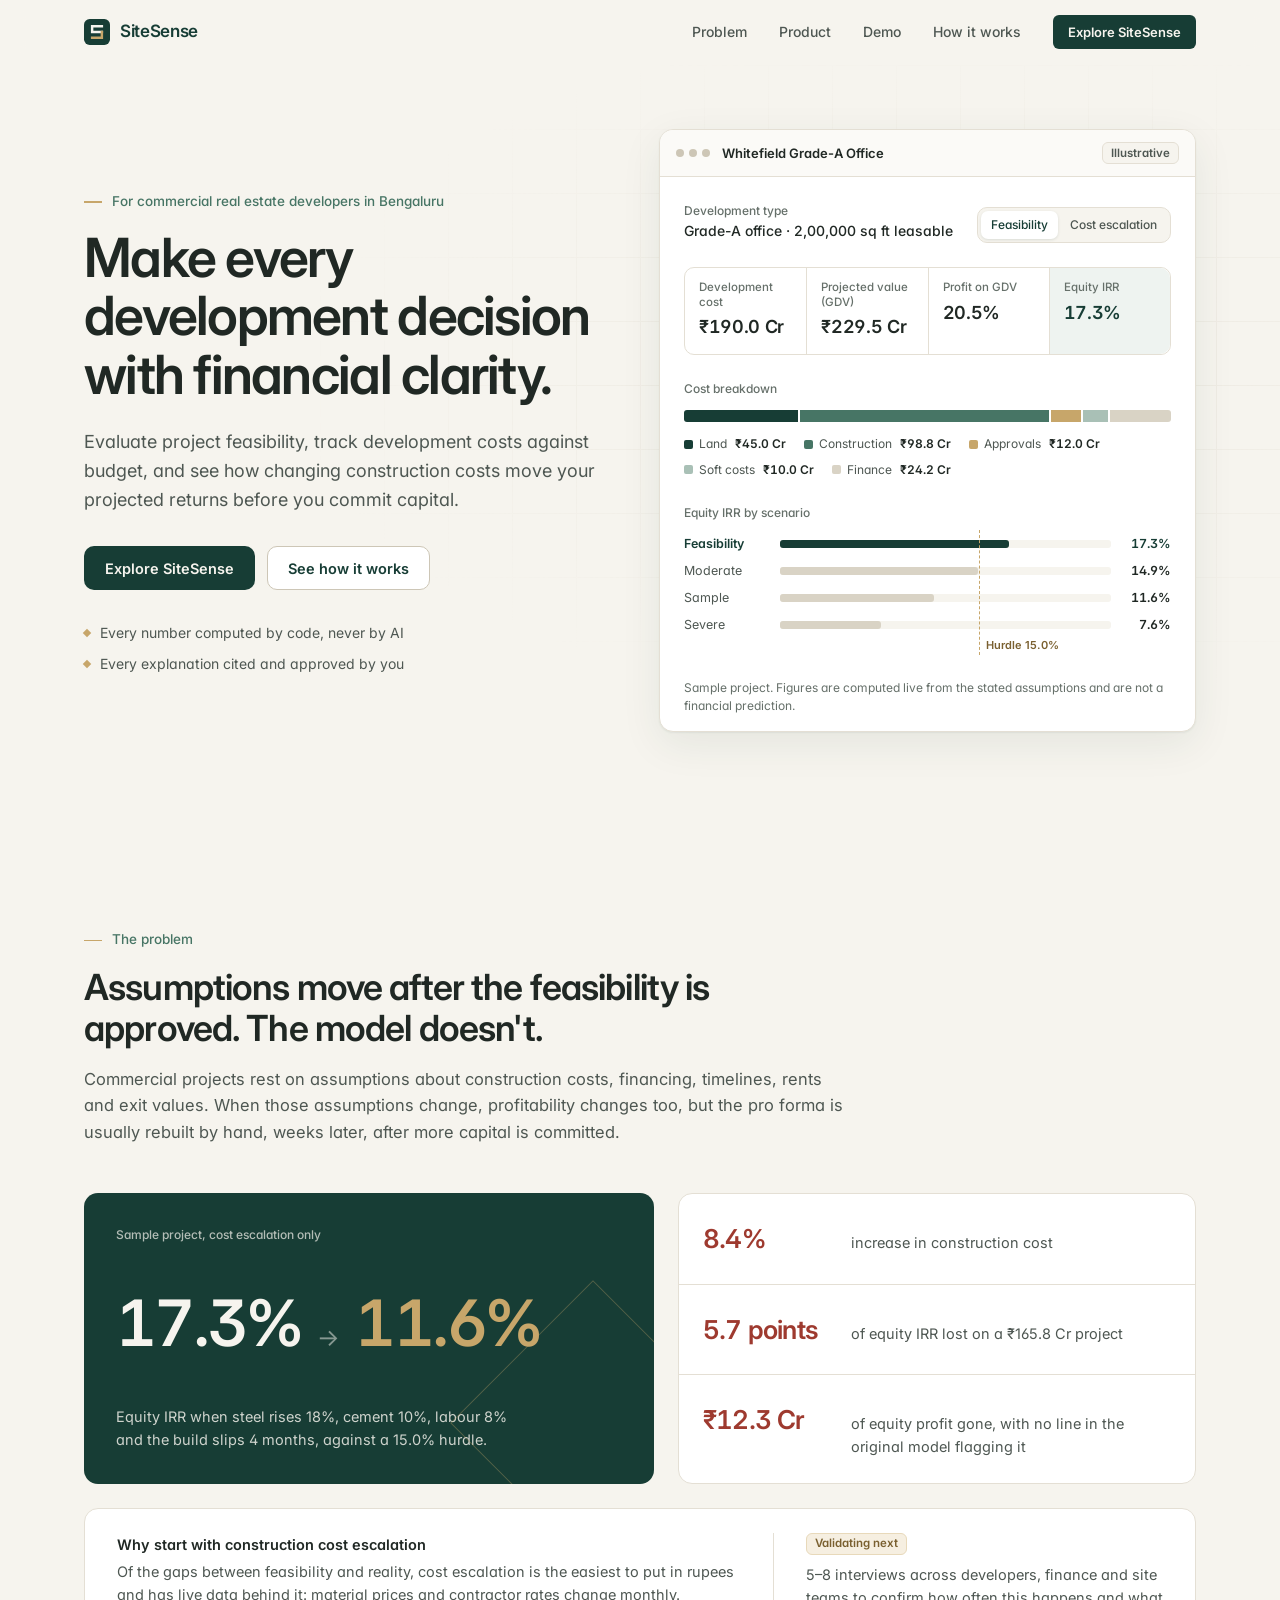
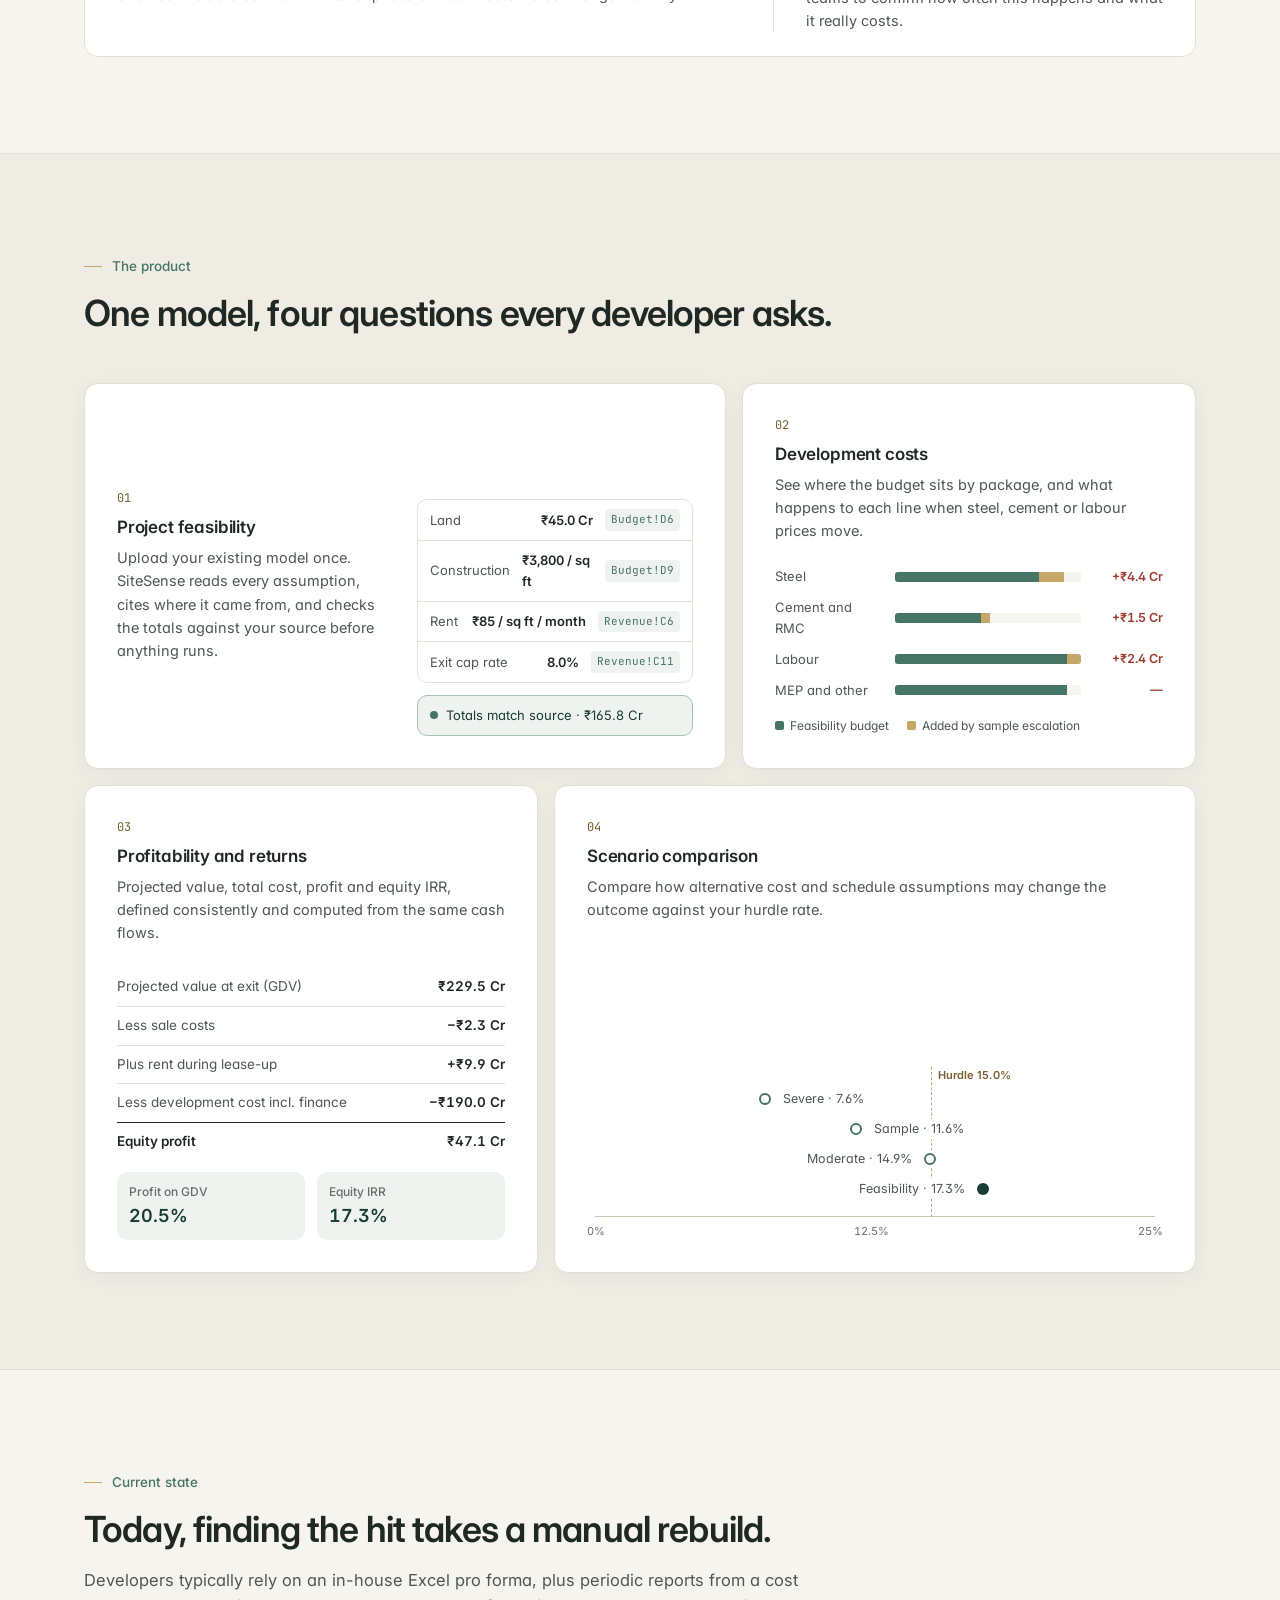
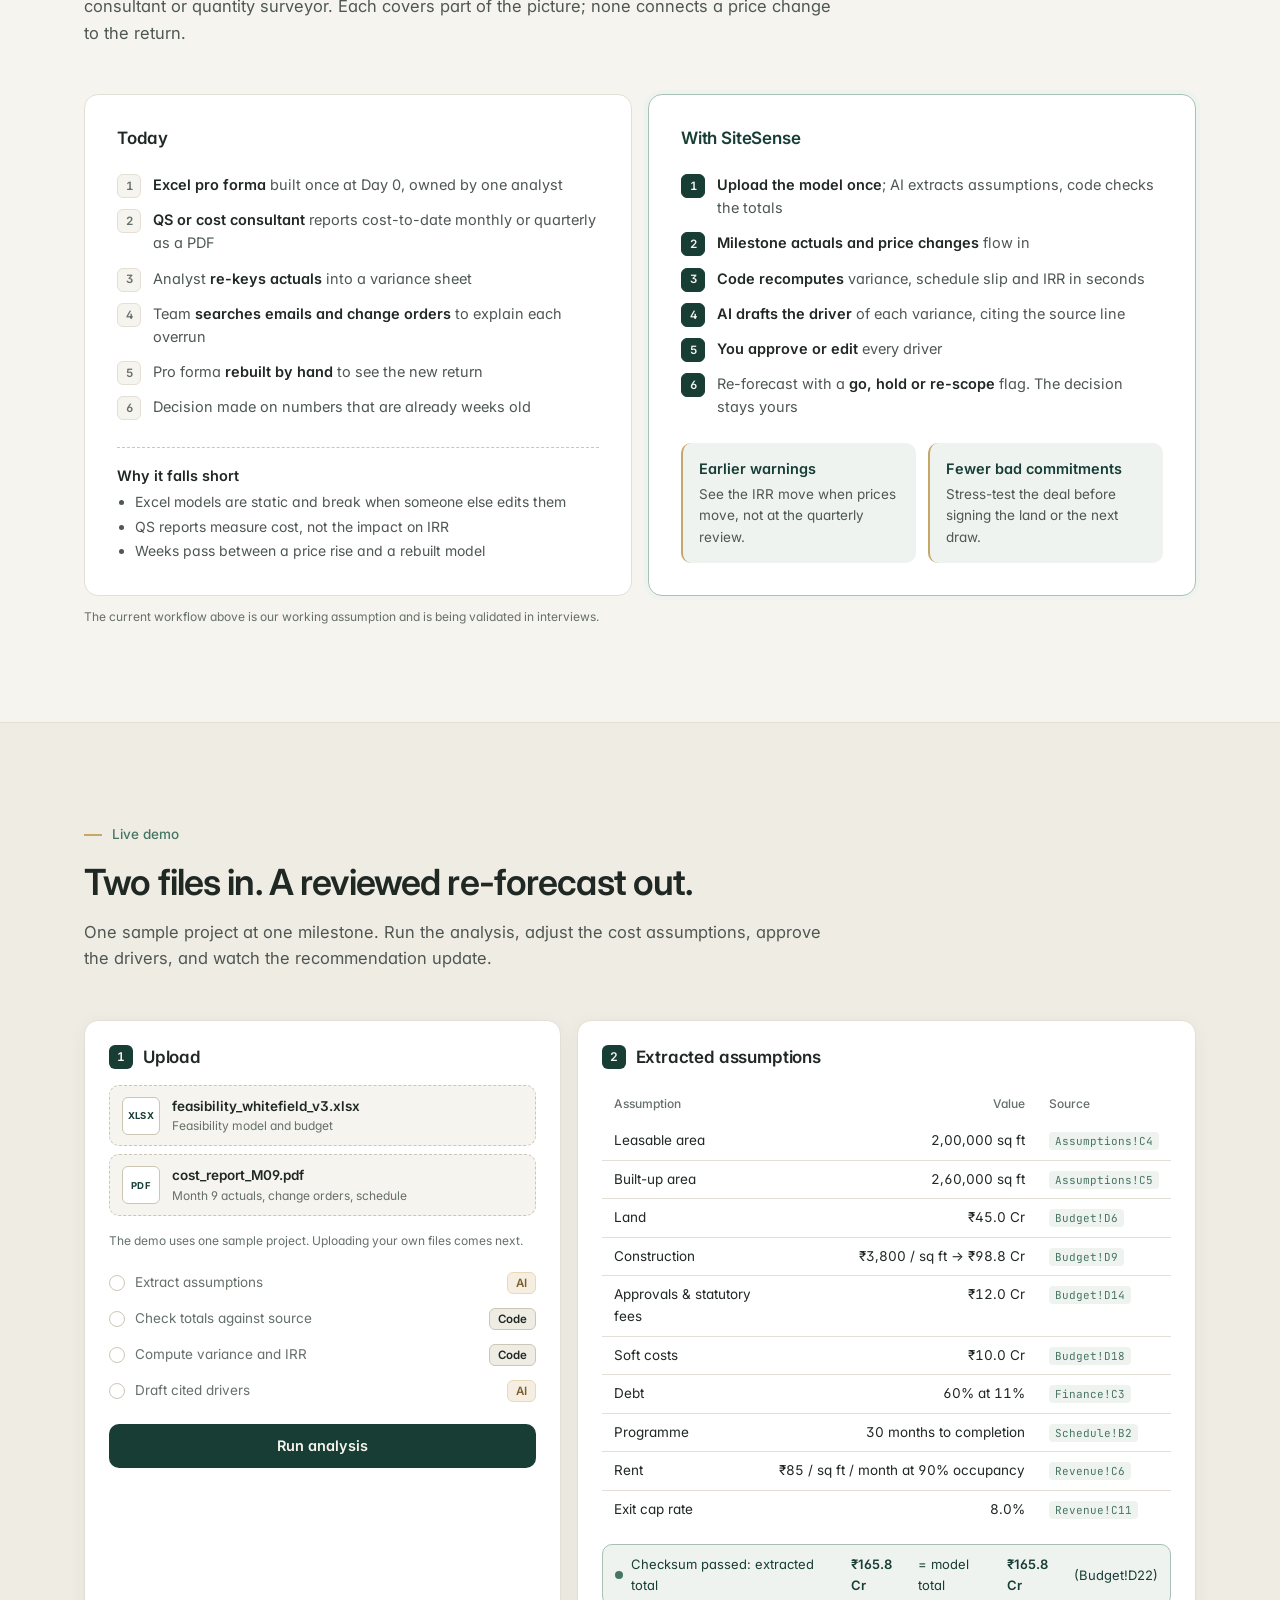
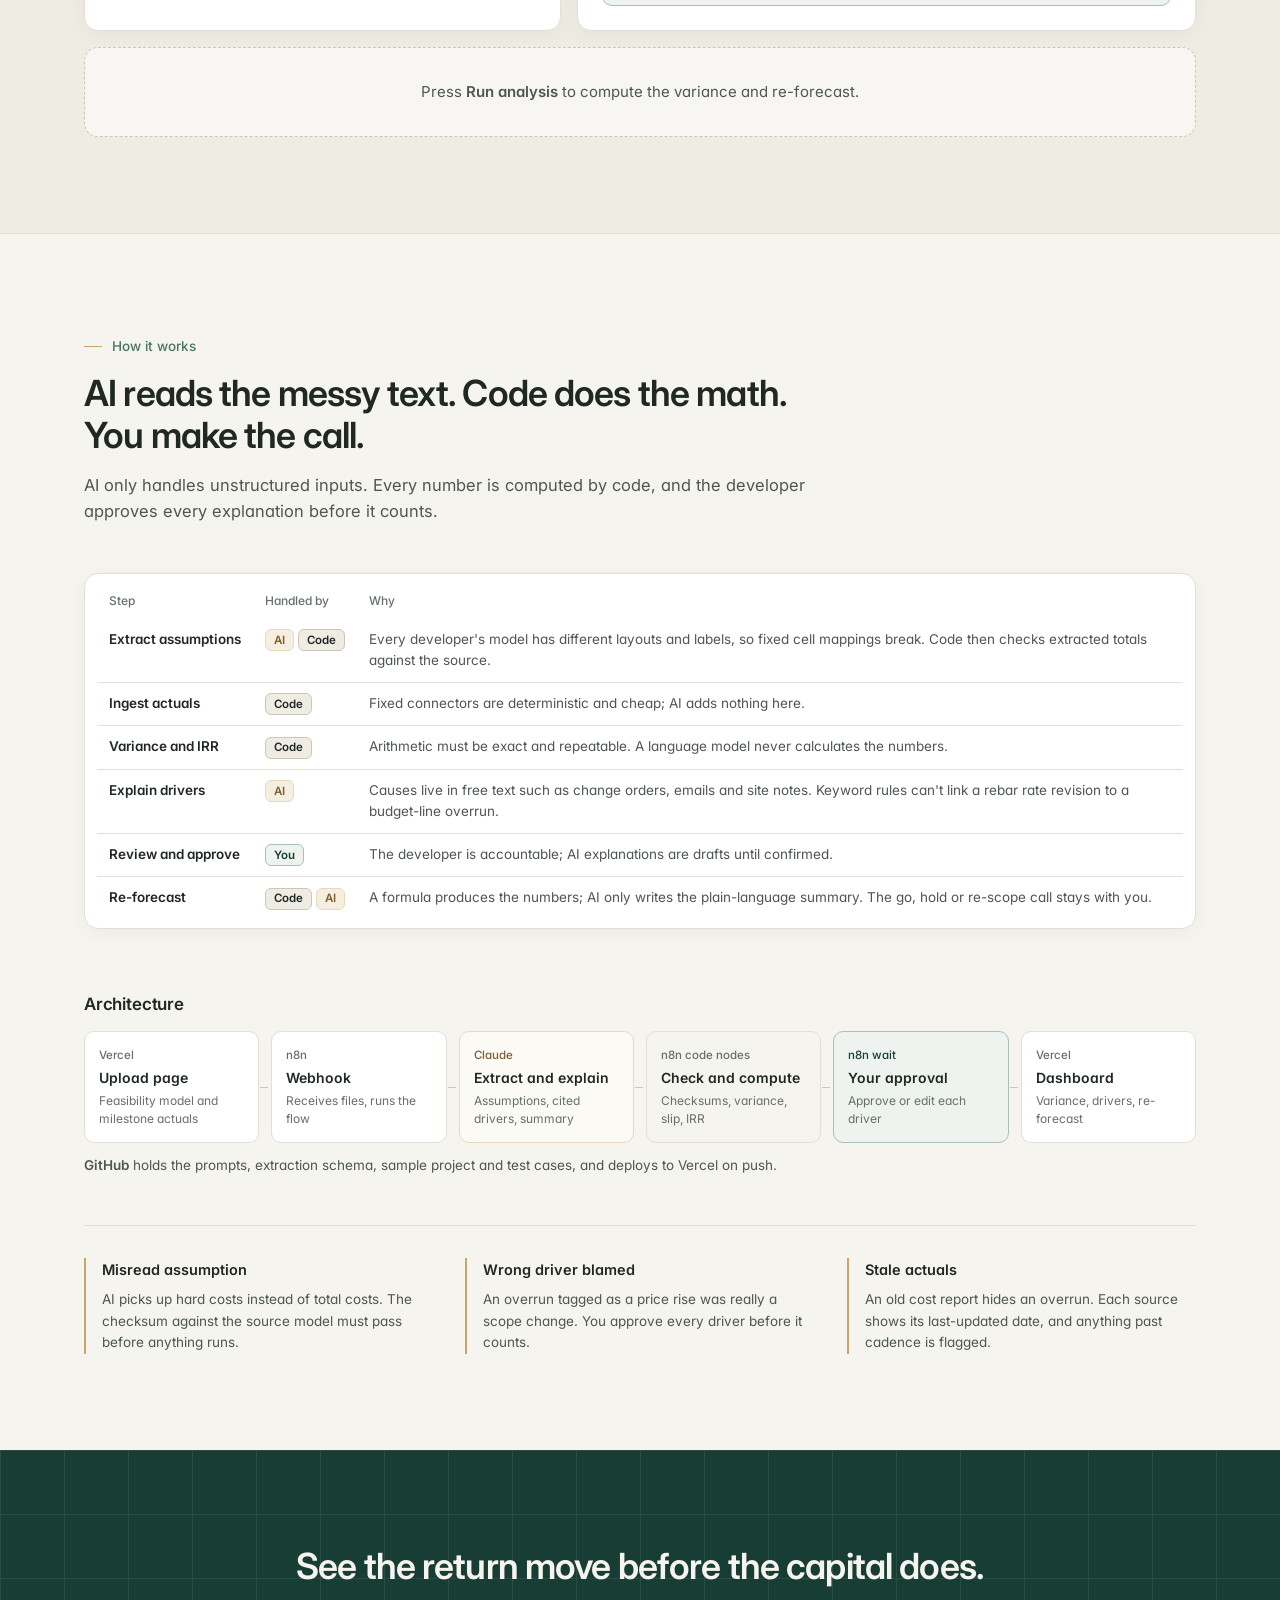
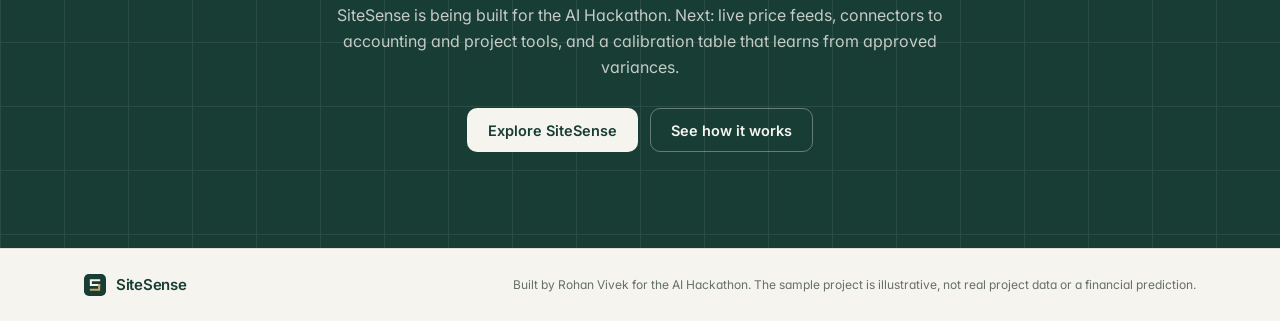
<file: pitch/index.html>
<!doctype html>
<html lang="en">
<head>
  <meta charset="utf-8">
  <meta name="viewport" content="width=device-width, initial-scale=1">
  <title>SiteSense</title>
  <meta name="description" content="SiteSense helps commercial real estate developers evaluate feasibility, track development costs and see how changing assumptions move projected returns before committing capital.">
  <link rel="preconnect" href="https://fonts.googleapis.com">
  <link rel="preconnect" href="https://fonts.gstatic.com" crossorigin>
  <link href="https://fonts.googleapis.com/css2?family=Inter:wght@400;500;600;700&family=JetBrains+Mono:wght@400;500&display=swap" rel="stylesheet">
  <link rel="stylesheet" href="styles.css">
  <link rel="icon" href="data:image/svg+xml,%3Csvg xmlns='http://www.w3.org/2000/svg' viewBox='0 0 32 32'%3E%3Crect width='32' height='32' rx='7' fill='%23173D35'/%3E%3Cpath d='M22 9H10v7h12' stroke='%23F6F4EE' stroke-width='3' fill='none' stroke-linecap='square'/%3E%3Cpath d='M22 16v7H10' stroke='%23C7A66A' stroke-width='3' fill='none' stroke-linecap='square'/%3E%3C/svg%3E">
  <script>document.documentElement.classList.add('js');</script>
</head>
<body>

<a class="skip" href="#main">Skip to content</a>

<header class="nav" id="nav">
  <div class="wrap nav-inner">
    <a class="brand" href="#top" aria-label="SiteSense home">
      <svg class="brand-mark" viewBox="0 0 32 32" aria-hidden="true"><rect width="32" height="32" rx="7"/><path class="m1" d="M22 9H10v7h12"/><path class="m2" d="M22 16v7H10"/></svg>
      <span>SiteSense</span>
    </a>
    <nav class="nav-links" id="nav-links" aria-label="Primary">
      <a href="#problem">Problem</a>
      <a href="#product">Product</a>
      <a href="#demo">Demo</a>
      <a href="#how">How it works</a>
    </nav>
    <a class="btn btn-primary btn-sm nav-cta" href="#demo">Explore SiteSense</a>
    <button class="nav-toggle" id="nav-toggle" aria-expanded="false" aria-controls="nav-links" aria-label="Open menu">
      <span></span><span></span>
    </button>
  </div>
</header>

<main id="main">

  <!-- HERO -->
  <section class="hero" id="top">
    <div class="wrap hero-grid">
      <div class="hero-copy">
        <p class="eyebrow">For commercial real estate developers in Bengaluru</p>
        <h1>Make every development decision with financial clarity.</h1>
        <p class="lead">Evaluate project feasibility, track development costs against budget, and see how changing construction costs move your projected returns before you commit capital.</p>
        <div class="hero-cta">
          <a class="btn btn-primary" href="#demo">Explore SiteSense</a>
          <a class="btn btn-secondary" href="#how">See how it works</a>
        </div>
        <ul class="hero-points">
          <li>Every number computed by code, never by AI</li>
          <li>Every explanation cited and approved by you</li>
        </ul>
      </div>

      <!-- product preview -->
      <figure class="preview" aria-label="Illustrative product preview">
        <div class="preview-bar">
          <span class="dots"><i></i><i></i><i></i></span>
          <span class="preview-title">Whitefield Grade-A Office</span>
          <span class="badge badge-neutral">Illustrative</span>
        </div>
        <div class="preview-body">
          <div class="preview-meta">
            <div>
              <p class="meta-label">Development type</p>
              <p class="meta-val">Grade-A office · 2,00,000 sq ft leasable</p>
            </div>
            <div class="seg seg-sm" role="group" aria-label="Preview scenario">
              <button class="is-on" data-pv="base">Feasibility</button>
              <button data-pv="hit">Cost escalation</button>
            </div>
          </div>
          <dl class="pv-kpis">
            <div><dt>Development cost</dt><dd data-pv-k="cost">—</dd></div>
            <div><dt>Projected value (GDV)</dt><dd data-pv-k="gdv">—</dd></div>
            <div><dt>Profit on GDV</dt><dd data-pv-k="margin">—</dd></div>
            <div class="pv-irr"><dt>Equity IRR</dt><dd data-pv-k="irr">—</dd></div>
          </dl>
          <div class="pv-section">
            <p class="meta-label">Cost breakdown</p>
            <div class="stack" id="pv-stack" aria-hidden="true"></div>
            <ul class="legend" id="pv-legend"></ul>
          </div>
          <div class="pv-section">
            <p class="meta-label">Equity IRR by scenario</p>
            <div class="pv-scen" id="pv-scen"></div>
          </div>
        </div>
        <figcaption class="tiny subtle">Sample project. Figures are computed live from the stated assumptions and are not a financial prediction.</figcaption>
      </figure>
    </div>
  </section>

  <!-- PROBLEM -->
  <section id="problem" class="section">
    <div class="wrap">
      <div class="section-head">
        <p class="eyebrow">The problem</p>
        <h2>Assumptions move after the feasibility is approved. The model doesn't.</h2>
        <p class="section-lead">Commercial projects rest on assumptions about construction costs, financing, timelines, rents and exit values. When those assumptions change, profitability changes too, but the pro forma is usually rebuilt by hand, weeks later, after more capital is committed.</p>
      </div>

      <div class="problem-grid">
        <div class="problem-figure">
          <p class="meta-label">Sample project, cost escalation only</p>
          <div class="pf-row">
            <span class="pf-num" data-k="base-irr">—</span>
            <span class="pf-arrow" aria-hidden="true">→</span>
            <span class="pf-num adverse" data-k="hit-irr">—</span>
          </div>
          <p class="pf-caption">Equity IRR when steel rises 18%, cement 10%, labour 8% and the build slips 4 months, against a <span data-k="hurdle">—</span> hurdle.</p>
        </div>
        <dl class="problem-stats">
          <div><dt data-k="hit-cons-pct">—</dt><dd>increase in construction cost</dd></div>
          <div><dt data-k="hit-pts">—</dt><dd>of equity IRR lost on a <span data-k="base-total">—</span> project</dd></div>
          <div><dt data-k="hit-profit">—</dt><dd>of equity profit gone, with no line in the original model flagging it</dd></div>
        </dl>
      </div>

      <div class="note">
        <div>
          <p class="note-title">Why start with construction cost escalation</p>
          <p>Of the gaps between feasibility and reality, cost escalation is the easiest to put in rupees and has live data behind it: material prices and contractor rates change monthly.</p>
        </div>
        <div class="note-side">
          <span class="badge badge-accent">Validating next</span>
          <p>5–8 interviews across developers, finance and site teams to confirm how often this happens and what it really costs.</p>
        </div>
      </div>
    </div>
  </section>

  <!-- PRODUCT AREAS -->
  <section id="product" class="section section-deep">
    <div class="wrap">
      <div class="section-head">
        <p class="eyebrow">The product</p>
        <h2>One model, four questions every developer asks.</h2>
      </div>

      <div class="areas">
        <article class="area area-feas">
          <div class="area-copy">
            <span class="area-n">01</span>
            <h3>Project feasibility</h3>
            <p>Upload your existing model once. SiteSense reads every assumption, cites where it came from, and checks the totals against your source before anything runs.</p>
          </div>
          <div class="area-visual mini-sheet" id="mini-sheet"></div>
        </article>

        <article class="area area-cost">
          <div class="area-copy">
            <span class="area-n">02</span>
            <h3>Development costs</h3>
            <p>See where the budget sits by package, and what happens to each line when steel, cement or labour prices move.</p>
          </div>
          <div class="area-visual" id="mini-cost"></div>
        </article>

        <article class="area area-profit">
          <div class="area-copy">
            <span class="area-n">03</span>
            <h3>Profitability and returns</h3>
            <p>Projected value, total cost, profit and equity IRR, defined consistently and computed from the same cash flows.</p>
          </div>
          <div class="area-visual equation" id="mini-profit"></div>
        </article>

        <article class="area area-scen">
          <div class="area-copy">
            <span class="area-n">04</span>
            <h3>Scenario comparison</h3>
            <p>Compare how alternative cost and schedule assumptions may change the outcome against your hurdle rate.</p>
          </div>
          <div class="area-visual" id="mini-scen"></div>
        </article>
      </div>
    </div>
  </section>

  <!-- TODAY VS FEASIBUILD -->
  <section id="today" class="section">
    <div class="wrap">
      <div class="section-head">
        <p class="eyebrow">Current state</p>
        <h2>Today, finding the hit takes a manual rebuild.</h2>
        <p class="section-lead">Developers typically rely on an in-house Excel pro forma, plus periodic reports from a cost consultant or quantity surveyor. Each covers part of the picture; none connects a price change to the return.</p>
      </div>

      <div class="compare">
        <div class="compare-col">
          <h3>Today</h3>
          <ol class="flow">
            <li><b>Excel pro forma</b> built once at Day 0, owned by one analyst</li>
            <li><b>QS or cost consultant</b> reports cost-to-date monthly or quarterly as a PDF</li>
            <li>Analyst <b>re-keys actuals</b> into a variance sheet</li>
            <li>Team <b>searches emails and change orders</b> to explain each overrun</li>
            <li>Pro forma <b>rebuilt by hand</b> to see the new return</li>
            <li>Decision made on numbers that are already weeks old</li>
          </ol>
          <div class="shortfalls">
            <p class="note-title">Why it falls short</p>
            <ul>
              <li>Excel models are static and break when someone else edits them</li>
              <li>QS reports measure cost, not the impact on IRR</li>
              <li>Weeks pass between a price rise and a rebuilt model</li>
            </ul>
          </div>
        </div>
        <div class="compare-col is-brand">
          <h3>With SiteSense</h3>
          <ol class="flow">
            <li><b>Upload the model once</b>; AI extracts assumptions, code checks the totals</li>
            <li><b>Milestone actuals and price changes</b> flow in</li>
            <li><b>Code recomputes</b> variance, schedule slip and IRR in seconds</li>
            <li><b>AI drafts the driver</b> of each variance, citing the source line</li>
            <li><b>You approve or edit</b> every driver</li>
            <li>Re-forecast with a <b>go, hold or re-scope</b> flag. The decision stays yours</li>
          </ol>
          <div class="outcomes">
            <div><p class="note-title">Earlier warnings</p><p>See the IRR move when prices move, not at the quarterly review.</p></div>
            <div><p class="note-title">Fewer bad commitments</p><p>Stress-test the deal before signing the land or the next draw.</p></div>
          </div>
        </div>
      </div>
      <p class="tiny subtle">The current workflow above is our working assumption and is being validated in interviews.</p>
    </div>
  </section>

  <!-- DEMO -->
  <section id="demo" class="section section-deep">
    <div class="wrap">
      <div class="section-head">
        <p class="eyebrow">Live demo</p>
        <h2>Two files in. A reviewed re-forecast out.</h2>
        <p class="section-lead">One sample project at one milestone. Run the analysis, adjust the cost assumptions, approve the drivers, and watch the recommendation update.</p>
      </div>

      <div class="demo-grid">
        <!-- Step 1 -->
        <div class="card step">
          <div class="step-head"><span class="step-n">1</span><h3>Upload</h3></div>
          <div class="files">
            <div class="file"><span class="file-ic">XLSX</span><div><b>feasibility_whitefield_v3.xlsx</b><span class="tiny subtle">Feasibility model and budget</span></div></div>
            <div class="file"><span class="file-ic">PDF</span><div><b>cost_report_M09.pdf</b><span class="tiny subtle">Month 9 actuals, change orders, schedule</span></div></div>
          </div>
          <p class="tiny subtle">The demo uses one sample project. Uploading your own files comes next.</p>
          <ol id="pipeline" class="pipeline">
            <li>Extract assumptions <span class="badge badge-ai">AI</span></li>
            <li>Check totals against source <span class="badge badge-code">Code</span></li>
            <li>Compute variance and IRR <span class="badge badge-code">Code</span></li>
            <li>Draft cited drivers <span class="badge badge-ai">AI</span></li>
          </ol>
          <button id="run-btn" class="btn btn-primary btn-block">Run analysis</button>
        </div>

        <!-- Step 2 -->
        <div class="card step">
          <div class="step-head"><span class="step-n">2</span><h3>Extracted assumptions</h3></div>
          <div class="table-wrap">
            <table id="extract-table" class="table compact">
              <thead><tr><th scope="col">Assumption</th><th scope="col" class="num">Value</th><th scope="col">Source</th></tr></thead>
              <tbody></tbody>
            </table>
          </div>
          <p id="checksum" class="checksum" role="status"></p>
        </div>
      </div>

      <div id="results" class="results">
        <div class="locked-note">
          <p>Press <b>Run analysis</b> to compute the variance and re-forecast.</p>
        </div>

        <div class="results-body">
          <!-- Step 3 -->
          <div class="card step">
            <div class="step-head between">
              <div class="step-head"><span class="step-n">3</span><h3>What changed</h3></div>
              <div class="seg" role="radiogroup" aria-label="Decision point">
                <label><input type="radio" name="commit" value="pre"><span>Before commitment</span></label>
                <label><input type="radio" name="commit" value="milestone"><span>At Month 9</span></label>
              </div>
            </div>
            <div class="sliders">
              <label class="slider"><span>Steel <b data-k="s-steel"></b></span><input id="in-steel" type="range" min="-10" max="40" step="1"></label>
              <label class="slider"><span>Cement and ready-mix <b data-k="s-cement"></b></span><input id="in-cement" type="range" min="-10" max="30" step="1"></label>
              <label class="slider"><span>Labour <b data-k="s-labour"></b></span><input id="in-labour" type="range" min="-5" max="25" step="1"></label>
              <label class="slider"><span>Schedule slip <b data-k="s-delay"></b></span><input id="in-delay" type="range" min="0" max="12" step="1"></label>
            </div>
            <div class="slider-foot">
              <span class="small muted">Construction cost change: <b data-k="s-cons"></b><span class="hide-sm"> · At Month 9, price changes apply only to work not yet bought.</span></span>
              <span class="btn-row">
                <button id="preset-btn" class="btn btn-secondary btn-sm">Sample scenario</button>
                <button id="reset-btn" class="btn btn-secondary btn-sm">Reset to feasibility</button>
              </span>
            </div>
            <div class="table-wrap">
              <table id="variance" class="table">
                <thead><tr><th scope="col">Line</th><th scope="col" class="num">Feasibility</th><th scope="col" class="num">Re-forecast</th><th scope="col" class="num">Variance</th><th scope="col" class="num">%</th></tr></thead>
                <tbody></tbody>
              </table>
            </div>
          </div>

          <div class="demo-grid">
            <!-- Step 4 -->
            <div class="card step">
              <div class="step-head between">
                <div class="step-head"><span class="step-n">4</span><h3>Review the drivers</h3></div>
                <button id="approve-all" class="btn btn-secondary btn-sm">Approve all</button>
              </div>
              <p class="small muted">AI drafts each explanation from the change orders and site reports and cites the source. Nothing counts until you approve it.</p>
              <div class="progress" role="progressbar" aria-label="Drivers approved"><div id="approve-progress"></div></div>
              <p class="tiny subtle" data-k="approved-count"></p>
              <div id="drivers" class="drivers"></div>
            </div>

            <!-- Step 5 -->
            <div class="card step forecast">
              <div class="step-head between">
                <div class="step-head"><span class="step-n">5</span><h3>Re-forecast</h3></div>
                <span id="report-status" class="badge"></span>
              </div>
              <div class="irr-head">
                <span class="meta-label">Equity IRR</span>
                <div class="irr-line" aria-live="polite">
                  <span class="irr-old" data-k="d-base-irr"></span>
                  <span class="pf-arrow" aria-hidden="true">→</span>
                  <span class="irr-new" data-k="d-new-irr"></span>
                  <span id="irr-delta" class="delta"></span>
                </div>
              </div>
              <div class="bars">
                <div class="bar-row"><span class="tiny subtle">Feasibility</span><div class="bar"><div id="bar-base" class="bar-fill base"></div></div></div>
                <div class="bar-row"><span class="tiny subtle">Re-forecast</span><div class="bar"><div id="bar-new" class="bar-fill new"></div></div></div>
                <div class="bar-row"><span></span><div class="bar ghost"><div id="bar-hurdle" class="hurdle"><span>Hurdle <span data-k="hurdle"></span></span></div></div></div>
              </div>
              <dl class="kpis">
                <div><dt>Equity profit</dt><dd data-k="d-profit"></dd></div>
                <div><dt>Total cost incl. interest</dt><dd data-k="d-cost"></dd></div>
                <div><dt>Completion</dt><dd data-k="d-completion"></dd></div>
                <div><dt>Yield on cost</dt><dd data-k="d-yoc"></dd></div>
              </dl>
              <div id="decision" class="decision" role="status"></div>
              <div class="summary">
                <span class="badge badge-ai">AI summary</span>
                <p id="summary"></p>
              </div>
            </div>
          </div>

          <!-- Scenario comparison -->
          <div class="card step">
            <div class="step-head between">
              <div class="step-head"><span class="step-n">6</span><h3>Compare scenarios</h3></div>
              <span class="small muted" data-k="cmp-when"></span>
            </div>
            <div class="table-wrap">
              <table id="compare" class="table cmp">
                <thead></thead>
                <tbody></tbody>
              </table>
            </div>
            <p class="tiny subtle">Profit on GDV = equity profit ÷ projected value at exit. All scenarios use the same cash-flow model as the re-forecast.</p>
          </div>
        </div>
      </div>
    </div>
  </section>

  <!-- HOW IT WORKS -->
  <section id="how" class="section">
    <div class="wrap">
      <div class="section-head">
        <p class="eyebrow">How it works</p>
        <h2>AI reads the messy text. Code does the math. You make the call.</h2>
        <p class="section-lead">AI only handles unstructured inputs. Every number is computed by code, and the developer approves every explanation before it counts.</p>
      </div>

      <div class="card flush">
        <div class="table-wrap">
          <table class="table roles">
            <thead><tr><th scope="col">Step</th><th scope="col">Handled by</th><th scope="col">Why</th></tr></thead>
            <tbody>
              <tr><td>Extract assumptions</td><td><span class="badge badge-ai">AI</span> <span class="badge badge-code">Code</span></td><td>Every developer's model has different layouts and labels, so fixed cell mappings break. Code then checks extracted totals against the source.</td></tr>
              <tr><td>Ingest actuals</td><td><span class="badge badge-code">Code</span></td><td>Fixed connectors are deterministic and cheap; AI adds nothing here.</td></tr>
              <tr><td>Variance and IRR</td><td><span class="badge badge-code">Code</span></td><td>Arithmetic must be exact and repeatable. A language model never calculates the numbers.</td></tr>
              <tr><td>Explain drivers</td><td><span class="badge badge-ai">AI</span></td><td>Causes live in free text such as change orders, emails and site notes. Keyword rules can't link a rebar rate revision to a budget-line overrun.</td></tr>
              <tr><td>Review and approve</td><td><span class="badge badge-human">You</span></td><td>The developer is accountable; AI explanations are drafts until confirmed.</td></tr>
              <tr><td>Re-forecast</td><td><span class="badge badge-code">Code</span> <span class="badge badge-ai">AI</span></td><td>A formula produces the numbers; AI only writes the plain-language summary. The go, hold or re-scope call stays with you.</td></tr>
            </tbody>
          </table>
        </div>
      </div>

      <h3 class="sub">Architecture</h3>
      <ol class="arch">
        <li class="arch-node"><span class="arch-tool">Vercel</span><b>Upload page</b><span class="tiny subtle">Feasibility model and milestone actuals</span></li>
        <li class="arch-node"><span class="arch-tool">n8n</span><b>Webhook</b><span class="tiny subtle">Receives files, runs the flow</span></li>
        <li class="arch-node is-ai"><span class="arch-tool">Claude</span><b>Extract and explain</b><span class="tiny subtle">Assumptions, cited drivers, summary</span></li>
        <li class="arch-node is-code"><span class="arch-tool">n8n code nodes</span><b>Check and compute</b><span class="tiny subtle">Checksums, variance, slip, IRR</span></li>
        <li class="arch-node is-human"><span class="arch-tool">n8n wait</span><b>Your approval</b><span class="tiny subtle">Approve or edit each driver</span></li>
        <li class="arch-node"><span class="arch-tool">Vercel</span><b>Dashboard</b><span class="tiny subtle">Variance, drivers, re-forecast</span></li>
      </ol>
      <p class="arch-foot small muted"><b>GitHub</b> holds the prompts, extraction schema, sample project and test cases, and deploys to Vercel on push.</p>

      <div class="guards">
        <div class="guard"><p class="note-title">Misread assumption</p><p class="small muted">AI picks up hard costs instead of total costs. The checksum against the source model must pass before anything runs.</p></div>
        <div class="guard"><p class="note-title">Wrong driver blamed</p><p class="small muted">An overrun tagged as a price rise was really a scope change. You approve every driver before it counts.</p></div>
        <div class="guard"><p class="note-title">Stale actuals</p><p class="small muted">An old cost report hides an overrun. Each source shows its last-updated date, and anything past cadence is flagged.</p></div>
      </div>
    </div>
  </section>

  <section class="cta">
    <div class="wrap cta-inner">
      <h2>See the return move before the capital does.</h2>
      <p>SiteSense is being built for the AI Hackathon. Next: live price feeds, connectors to accounting and project tools, and a calibration table that learns from approved variances.</p>
      <div class="hero-cta">
        <a class="btn btn-light" href="#demo">Explore SiteSense</a>
        <a class="btn btn-ghost-light" href="#how">See how it works</a>
      </div>
    </div>
  </section>
</main>

<footer class="footer">
  <div class="wrap footer-inner">
    <a class="brand brand-sm" href="#top">
      <svg class="brand-mark" viewBox="0 0 32 32" aria-hidden="true"><rect width="32" height="32" rx="7"/><path class="m1" d="M22 9H10v7h12"/><path class="m2" d="M22 16v7H10"/></svg>
      <span>SiteSense</span>
    </a>
    <p class="tiny subtle">Built by Rohan Vivek for the AI Hackathon. The sample project is illustrative, not real project data or a financial prediction.</p>
  </div>
</footer>

<script src="app.js"></script>
</body>
</html>
</file>
<file: pitch/styles.css>
/* =========================================================
   SiteSense design tokens (approved palette, do not change)
   ========================================================= */
:root {
  /* approved palette */
  --color-primary: #173D35;
  --color-secondary: #477565;
  --color-background: #F6F4EE;
  --color-surface: #FFFFFF;
  --color-text: #202824;
  --color-accent: #C7A66A;

  /* tones derived from the palette */
  --color-primary-hover: #10302A;
  --color-primary-active: #0B231E;
  --color-primary-tint: #E7EEEA;
  --color-secondary-tint: #EEF3F0;
  --color-secondary-soft: #A9C0B6;
  --color-background-deep: #EFECE4;
  --color-accent-ink: #7A6030;        /* gold for text: AA contrast on ivory/white */
  --color-accent-tint: #F6EFE1;
  --color-text-muted: #4E5752;
  --color-text-subtle: #66706A;
  --color-border: #E4DFD4;
  --color-border-strong: #CDC6B6;
  --color-neutral-chart: #D9D3C5;

  /* semantic: adverse variance / error only */
  --color-danger: #9E3A2F;
  --color-danger-tint: #F7EAE6;
  --color-success: var(--color-secondary);
  --color-success-tint: var(--color-secondary-tint);

  --font-sans: Inter, system-ui, -apple-system, 'Segoe UI', sans-serif;
  --font-mono: 'JetBrains Mono', ui-monospace, SFMono-Regular, Menlo, monospace;

  --radius-sm: 6px;
  --radius-md: 10px;
  --radius-lg: 14px;

  --shadow-card: 0 4px 18px rgba(23, 61, 53, 0.05);
  --shadow-raised: 0 1px 2px rgba(23, 61, 53, 0.06), 0 12px 40px rgba(23, 61, 53, 0.08);
  --focus-ring: 0 0 0 3px rgba(199, 166, 106, 0.55);

  /* spacing scale */
  --s-1: 4px; --s-2: 8px; --s-3: 12px; --s-4: 16px; --s-5: 24px; --s-6: 32px; --s-7: 48px; --s-8: 64px; --s-9: 96px;

  --wrap: 1160px;
  --nav-h: 64px;
}

/* ---------- base ---------- */
* { box-sizing: border-box; }
html { scroll-behavior: smooth; scroll-padding-top: calc(var(--nav-h) + 12px); }
body {
  margin: 0;
  background: var(--color-background);
  color: var(--color-text);
  font: 400 15px/1.6 var(--font-sans);
  font-feature-settings: 'cv11', 'ss01';
  -webkit-font-smoothing: antialiased;
  text-rendering: optimizeLegibility;
}
h1, h2, h3 { margin: 0; color: var(--color-text); }
h1 { font-size: clamp(36px, 4.6vw, 54px); line-height: 1.08; font-weight: 600; letter-spacing: -0.032em; }
h2 { font-size: clamp(26px, 3vw, 36px); line-height: 1.15; font-weight: 600; letter-spacing: -0.024em; }
h3 { font-size: 17px; line-height: 1.3; font-weight: 600; letter-spacing: -0.01em; }
p { margin: 0; }
a { color: inherit; text-decoration: none; }
b { font-weight: 600; }
dl, dd { margin: 0; }
:focus-visible { outline: 2px solid var(--color-primary); outline-offset: 2px; border-radius: 4px; }

.wrap { max-width: var(--wrap); margin: 0 auto; padding: 0 var(--s-5); }
.muted { color: var(--color-text-muted); }
.subtle { color: var(--color-text-subtle); }
.small { font-size: 13.5px; }
.tiny { font-size: 12px; line-height: 1.5; }
.num { text-align: right; font-variant-numeric: tabular-nums; white-space: nowrap; }
.neg { color: var(--color-danger); }
.pos { color: var(--color-secondary); }

.skip { position: absolute; left: -999px; top: 8px; background: var(--color-primary); color: #fff; padding: 8px 12px; border-radius: var(--radius-sm); z-index: 100; }
.skip:focus { left: 8px; }

.eyebrow { font-size: 13.5px; font-weight: 500; color: var(--color-secondary); margin-bottom: var(--s-4); display: inline-flex; align-items: center; gap: 10px; }
.eyebrow::before { content: ''; width: 18px; height: 1.5px; background: var(--color-accent); }
.meta-label { font-size: 12px; font-weight: 500; color: var(--color-text-subtle); }

/* ---------- buttons ---------- */
.btn {
  display: inline-flex; align-items: center; justify-content: center; gap: var(--s-2);
  height: 44px; padding: 0 20px; border-radius: var(--radius-md); border: 1px solid transparent;
  font: inherit; font-size: 14.5px; font-weight: 600; cursor: pointer; white-space: nowrap;
  transition: background-color .15s ease, border-color .15s ease, color .15s ease, box-shadow .15s ease;
}
.btn:focus-visible { outline: none; box-shadow: var(--focus-ring); }
.btn:disabled { opacity: .55; cursor: not-allowed; }
.btn-primary { background: var(--color-primary); color: var(--color-background); }
.btn-primary:hover { background: var(--color-primary-hover); }
.btn-primary:active { background: var(--color-primary-active); }
.btn-secondary { background: var(--color-surface); color: var(--color-primary); border-color: var(--color-border-strong); }
.btn-secondary:hover { border-color: var(--color-secondary); background: var(--color-secondary-tint); }
.btn-secondary:active { background: var(--color-primary-tint); }
.btn-light { background: var(--color-background); color: var(--color-primary); }
.btn-light:hover { background: #fff; }
.btn-ghost-light { color: var(--color-background); border-color: rgba(246, 244, 238, .35); }
.btn-ghost-light:hover { border-color: var(--color-background); }
.btn-sm { height: 34px; padding: 0 14px; font-size: 13px; border-radius: var(--radius-sm); }
.btn-block { width: 100%; }
.btn-row { display: inline-flex; gap: var(--s-2); flex-wrap: wrap; }

/* ---------- badges ---------- */
.badge {
  display: inline-flex; align-items: center; height: 22px; padding: 0 8px; border-radius: var(--radius-sm);
  font-size: 11.5px; font-weight: 600; white-space: nowrap; vertical-align: middle;
  background: var(--color-background); color: var(--color-text-muted); border: 1px solid var(--color-border);
}
.badge-neutral { background: var(--color-background); }
.badge-accent { background: var(--color-accent-tint); color: var(--color-accent-ink); border-color: #E8D9BA; }
.badge-ai { background: var(--color-accent-tint); color: var(--color-accent-ink); border-color: #E8D9BA; }
.badge-code { background: var(--color-background-deep); color: var(--color-text); border-color: var(--color-border-strong); }
.badge-human, .badge-success { background: var(--color-secondary-tint); color: var(--color-primary); border-color: var(--color-secondary-soft); }
.cite {
  font-family: var(--font-mono); font-size: 11px; color: var(--color-secondary);
  background: var(--color-secondary-tint); padding: 2px 6px; border-radius: 4px; white-space: nowrap;
}

.card { background: var(--color-surface); border: 1px solid var(--color-border); border-radius: var(--radius-lg); box-shadow: var(--shadow-card); }

/* ---------- navigation ---------- */
.nav { position: sticky; top: 0; z-index: 50; background: rgba(246, 244, 238, .88); backdrop-filter: saturate(1.2) blur(12px); border-bottom: 1px solid transparent; transition: border-color .2s ease; }
.nav.is-scrolled { border-bottom-color: var(--color-border); }
.nav-inner { display: flex; align-items: center; gap: var(--s-6); height: var(--nav-h); }
.brand { display: inline-flex; align-items: center; gap: 10px; font-weight: 600; font-size: 17px; letter-spacing: -0.02em; color: var(--color-primary); }
.brand-mark { width: 26px; height: 26px; flex: none; }
.brand-mark rect { fill: var(--color-primary); }
.brand-mark .m1 { stroke: var(--color-background); stroke-width: 3; fill: none; stroke-linecap: square; }
.brand-mark .m2 { stroke: var(--color-accent); stroke-width: 3; fill: none; stroke-linecap: square; }
.brand-sm { font-size: 15px; }
.brand-sm .brand-mark { width: 22px; height: 22px; }
.nav-links { display: flex; gap: var(--s-6); margin-left: auto; font-size: 14px; font-weight: 500; color: var(--color-text-muted); }
.nav-links a { padding: 6px 0; position: relative; transition: color .15s ease; }
.nav-links a:hover { color: var(--color-primary); }
.nav-links a::after { content: ''; position: absolute; left: 0; right: 0; bottom: 0; height: 1.5px; background: var(--color-accent); transform: scaleX(0); transition: transform .2s ease; }
.nav-links a:hover::after { transform: scaleX(1); }
.nav-toggle { display: none; width: 40px; height: 40px; border: 1px solid var(--color-border-strong); background: var(--color-surface); border-radius: var(--radius-md); cursor: pointer; padding: 0; position: relative; }
.nav-toggle span { position: absolute; left: 11px; right: 11px; height: 1.5px; background: var(--color-primary); transition: transform .2s ease, top .2s ease; }
.nav-toggle span:first-child { top: 15px; }
.nav-toggle span:last-child { top: 23px; }
.nav-open .nav-toggle span:first-child { top: 19px; transform: rotate(45deg); }
.nav-open .nav-toggle span:last-child { top: 19px; transform: rotate(-45deg); }

/* ---------- hero ---------- */
.hero { padding: var(--s-8) 0 var(--s-9); position: relative; overflow: hidden; }
.hero::before {
  /* restrained architectural grid */
  content: ''; position: absolute; inset: 0; pointer-events: none;
  background-image: linear-gradient(var(--color-border) 1px, transparent 1px), linear-gradient(90deg, var(--color-border) 1px, transparent 1px);
  background-size: 64px 64px; opacity: .45;
  mask-image: radial-gradient(ellipse 70% 60% at 75% 40%, #000 20%, transparent 75%);
  -webkit-mask-image: radial-gradient(ellipse 70% 60% at 75% 40%, #000 20%, transparent 75%);
}
.hero-grid { position: relative; display: grid; grid-template-columns: 1fr 1.05fr; gap: var(--s-8); align-items: center; }
.lead { font-size: 18px; line-height: 1.6; color: var(--color-text-muted); margin-top: var(--s-5); max-width: 520px; }
.hero-cta { display: flex; gap: var(--s-3); margin-top: var(--s-6); flex-wrap: wrap; }
.hero-points { list-style: none; padding: 0; margin: var(--s-6) 0 0; display: flex; flex-direction: column; gap: var(--s-2); font-size: 14px; color: var(--color-text-muted); }
.hero-points li { display: flex; align-items: center; gap: 10px; }
.hero-points li::before { content: ''; width: 6px; height: 6px; background: var(--color-accent); transform: rotate(45deg); flex: none; }

/* product preview */
.preview { margin: 0; background: var(--color-surface); border: 1px solid var(--color-border); border-radius: var(--radius-lg); box-shadow: var(--shadow-raised); overflow: hidden; }
.preview-bar { display: flex; align-items: center; gap: var(--s-3); padding: 12px 16px; border-bottom: 1px solid var(--color-border); background: #FBFAF7; }
.dots { display: inline-flex; gap: 5px; }
.dots i { width: 8px; height: 8px; border-radius: 50%; background: var(--color-border-strong); }
.preview-title { font-size: 13px; font-weight: 600; flex: 1; min-width: 0; overflow: hidden; text-overflow: ellipsis; white-space: nowrap; }
.preview-body { padding: var(--s-5); display: flex; flex-direction: column; gap: var(--s-5); }
.preview-meta { display: flex; justify-content: space-between; align-items: flex-end; gap: var(--s-4); flex-wrap: wrap; }
.meta-val { font-size: 14px; font-weight: 500; }
.preview figcaption { padding: 0 var(--s-5) var(--s-4); }
.pv-kpis { display: grid; grid-template-columns: repeat(4, 1fr); border: 1px solid var(--color-border); border-radius: var(--radius-md); }
.pv-kpis > div { padding: 12px 14px; border-left: 1px solid var(--color-border); display: flex; flex-direction: column; gap: 4px; min-width: 0; }
.pv-kpis > div:first-child { border-left: 0; }
.pv-kpis dt { font-size: 11.5px; color: var(--color-text-subtle); font-weight: 500; line-height: 1.3; }
.pv-kpis dd { font-size: 18px; font-weight: 600; letter-spacing: -0.02em; font-variant-numeric: tabular-nums; white-space: nowrap; transition: color .2s ease; }
.pv-irr { background: var(--color-secondary-tint); border-radius: 0 var(--radius-md) var(--radius-md) 0; }
.pv-irr dd { color: var(--color-primary); }
.pv-irr dd.neg { color: var(--color-danger); }
.pv-section { display: flex; flex-direction: column; gap: var(--s-3); }

.stack { display: flex; height: 12px; border-radius: 3px; overflow: hidden; gap: 2px; }
.stack span { transition: width .35s ease; }
.seg-land { background: var(--color-primary); }
.seg-cons { background: var(--color-secondary); }
.seg-appr { background: var(--color-accent); }
.seg-soft { background: var(--color-secondary-soft); }
.seg-fin { background: var(--color-neutral-chart); }
.legend { list-style: none; padding: 0; margin: 0; display: flex; flex-wrap: wrap; gap: 6px 18px; font-size: 12px; color: var(--color-text-muted); }
.legend li { display: inline-flex; align-items: center; gap: 6px; }
.legend i { width: 9px; height: 9px; border-radius: 2px; flex: none; }
.legend b { font-weight: 600; color: var(--color-text); font-variant-numeric: tabular-nums; margin-left: 2px; }

.pv-scen { position: relative; display: flex; flex-direction: column; gap: 7px; padding-bottom: 20px; }
.pv-scen-row { display: grid; grid-template-columns: 84px 1fr 48px; gap: var(--s-3); align-items: center; font-size: 12.5px; color: var(--color-text-muted); }
.pv-scen-row b { text-align: right; font-variant-numeric: tabular-nums; color: var(--color-text); }
.pv-scen-row.is-on span, .pv-scen-row.is-on b { color: var(--color-primary); font-weight: 600; }
.pv-scen .bar { height: 8px; }
.pv-scen .bar-fill { background: var(--color-secondary-soft); }
.pv-scen .bar-fill.below { background: var(--color-neutral-chart); }
.pv-scen-row.is-on .bar-fill { background: var(--color-primary); }
.pv-hurdle { position: absolute; top: -4px; bottom: 0; left: calc(84px + 12px + (100% - 84px - 48px - 24px) * var(--x)); border-left: 1.5px dashed var(--color-accent); }
.pv-hurdle span { position: absolute; bottom: 0; left: 6px; font-size: 11px; font-weight: 600; color: var(--color-accent-ink); white-space: nowrap; }

/* segmented control */
.seg { display: inline-flex; background: var(--color-background); border: 1px solid var(--color-border); border-radius: var(--radius-md); padding: 3px; gap: 2px; }
.seg input { position: absolute; opacity: 0; pointer-events: none; }
.seg span, .seg button { display: block; padding: 6px 12px; font: inherit; font-size: 13px; font-weight: 500; color: var(--color-text-muted); border-radius: 7px; cursor: pointer; background: none; border: 0; transition: background-color .15s ease, color .15s ease; }
.seg span:hover, .seg button:hover { color: var(--color-primary); }
.seg input:checked + span, .seg button.is-on { background: var(--color-surface); color: var(--color-primary); box-shadow: 0 1px 3px rgba(23, 61, 53, .12); }
.seg input:focus-visible + span { box-shadow: var(--focus-ring); }
.seg-sm span, .seg-sm button { padding: 4px 10px; font-size: 12px; }

/* ---------- sections ---------- */
.section { padding: var(--s-9) 0; }
.section-deep { background: var(--color-background-deep); border-top: 1px solid var(--color-border); border-bottom: 1px solid var(--color-border); }
.section-head { max-width: 760px; margin-bottom: var(--s-7); }
.section-lead { font-size: 16.5px; color: var(--color-text-muted); margin-top: var(--s-4); }
.sub { margin: var(--s-8) 0 var(--s-4); }

/* problem */
.problem-grid { display: grid; grid-template-columns: 1.1fr 1fr; gap: var(--s-5); align-items: stretch; }
.problem-figure { background: var(--color-primary); color: var(--color-background); border-radius: var(--radius-lg); padding: var(--s-6); display: flex; flex-direction: column; justify-content: space-between; gap: var(--s-5); position: relative; overflow: hidden; }
.problem-figure::after { content: ''; position: absolute; right: -40px; bottom: -40px; width: 200px; height: 200px; border: 1px solid rgba(199, 166, 106, .35); transform: rotate(45deg); }
.problem-figure .meta-label { color: rgba(246, 244, 238, .7); }
.pf-row { display: flex; align-items: baseline; gap: var(--s-4); flex-wrap: wrap; }
.pf-num { font-size: clamp(44px, 6vw, 64px); font-weight: 600; letter-spacing: -0.04em; line-height: 1; font-variant-numeric: tabular-nums; }
.problem-figure .pf-num.adverse { color: var(--color-accent); }
.pf-arrow { color: var(--color-text-subtle); font-size: 24px; }
.problem-figure .pf-arrow { color: rgba(246, 244, 238, .5); }
.pf-caption { font-size: 14.5px; color: rgba(246, 244, 238, .82); max-width: 420px; }
.problem-stats { display: flex; flex-direction: column; background: var(--color-surface); border: 1px solid var(--color-border); border-radius: var(--radius-lg); }
.problem-stats > div { padding: var(--s-5); border-top: 1px solid var(--color-border); display: flex; align-items: baseline; gap: var(--s-4); }
.problem-stats > div:first-child { border-top: 0; }
.problem-stats dt { font-size: 26px; font-weight: 600; letter-spacing: -0.03em; color: var(--color-danger); font-variant-numeric: tabular-nums; min-width: 132px; white-space: nowrap; }
.problem-stats dd { color: var(--color-text-muted); font-size: 14.5px; }

.note { margin-top: var(--s-5); display: grid; grid-template-columns: 1.6fr 1fr; gap: var(--s-6); padding: var(--s-5) var(--s-6); border-radius: var(--radius-lg); border: 1px solid var(--color-border); background: var(--color-surface); color: var(--color-text-muted); font-size: 14.5px; }
.note-title { font-weight: 600; color: var(--color-text); margin-bottom: 4px; font-size: 14.5px; }
.note-side { border-left: 1px solid var(--color-border); padding-left: var(--s-6); display: flex; flex-direction: column; gap: var(--s-2); align-items: flex-start; }

/* product areas */
.areas { display: grid; grid-template-columns: repeat(12, 1fr); gap: var(--s-4); }
.area { background: var(--color-surface); border: 1px solid var(--color-border); border-radius: var(--radius-lg); padding: var(--s-6); display: flex; flex-direction: column; gap: var(--s-5); box-shadow: var(--shadow-card); min-width: 0; }
.area-feas { grid-column: span 7; flex-direction: row; align-items: center; }
.area-feas > * { flex: 1; min-width: 0; }
.area-cost { grid-column: span 5; }
.area-profit { grid-column: span 5; }
.area-scen { grid-column: span 7; }
.area-copy { display: flex; flex-direction: column; gap: var(--s-2); }
.area-copy p { color: var(--color-text-muted); font-size: 14.5px; }
.area-n { font-family: var(--font-mono); font-size: 12px; color: var(--color-accent-ink); }
.area-visual { margin-top: auto; }

.ms-rows { border: 1px solid var(--color-border); border-radius: var(--radius-md); overflow: hidden; }
.ms-row { display: grid; grid-template-columns: 1fr auto auto; gap: var(--s-3); align-items: center; padding: 9px 12px; border-top: 1px solid var(--color-border); font-size: 13px; }
.ms-row:first-child { border-top: 0; }
.ms-row span:first-child { color: var(--color-text-muted); }
.ms-row b { font-variant-numeric: tabular-nums; }
.mini-sheet .checksum { margin-top: var(--s-3); }

.pkg { display: flex; flex-direction: column; gap: 10px; margin-bottom: var(--s-4); }
.pkg-row { display: grid; grid-template-columns: 108px 1fr 70px; gap: var(--s-3); align-items: center; font-size: 13px; }
.pkg-row span { color: var(--color-text-muted); }
.pkg-row b { text-align: right; font-variant-numeric: tabular-nums; color: var(--color-danger); font-size: 12.5px; }
.pkg-bar { display: flex; height: 10px; background: var(--color-background); border-radius: 3px; overflow: hidden; }
.pkg-base { background: var(--color-secondary); display: block; }
.pkg-add { background: var(--color-accent); display: block; }
.legend .pkg-base, .legend .pkg-add { display: inline-block; }

.equation { display: flex; flex-direction: column; font-size: 13.5px; }
.eq-row { display: flex; justify-content: space-between; gap: var(--s-3); padding: 8px 0; border-top: 1px solid var(--color-border); }
.eq-row:first-child { border-top: 0; }
.eq-row span { color: var(--color-text-muted); }
.eq-row b { font-variant-numeric: tabular-nums; white-space: nowrap; }
.eq-total { border-top: 1.5px solid var(--color-text); }
.eq-total span { color: var(--color-text); font-weight: 600; }
.eq-foot { display: grid; grid-template-columns: 1fr 1fr; gap: var(--s-3); margin-top: var(--s-3); }
.eq-foot > div { background: var(--color-secondary-tint); border-radius: var(--radius-md); padding: 10px 12px; display: flex; flex-direction: column; }
.eq-foot b { font-size: 18px; color: var(--color-primary); font-variant-numeric: tabular-nums; }

.dots-plot { position: relative; height: 150px; margin: 0 8px; }
.dp-axis { position: absolute; left: 0; right: 0; bottom: 0; height: 1px; background: var(--color-border-strong); }
.dp-hurdle { position: absolute; top: 0; bottom: 0; border-left: 1.5px dashed var(--color-accent); }
.dp-hurdle span { position: absolute; top: 0; left: 6px; font-size: 11px; font-weight: 600; color: var(--color-accent-ink); white-space: nowrap; }
.dp-pt { position: absolute; bottom: calc(18px + var(--row) * 30px); transform: translateX(-6px); display: flex; align-items: center; gap: 8px; font-size: 12.5px; white-space: nowrap; }
.dp-pt i { width: 12px; height: 12px; border-radius: 50%; background: var(--color-primary); box-shadow: 0 0 0 3px var(--color-surface); flex: none; }
.dp-pt.below i { background: var(--color-surface); border: 2px solid var(--color-secondary); }
.dp-pt span { color: var(--color-text-muted); background: var(--color-surface); padding: 0 4px; position: relative; z-index: 1; }
.dp-pt.flip { flex-direction: row-reverse; transform: translateX(calc(-100% + 6px)); }
.dp-scale { display: flex; justify-content: space-between; font-size: 11px; color: var(--color-text-subtle); margin-top: 6px; font-variant-numeric: tabular-nums; }

/* compare */
.compare { display: grid; grid-template-columns: 1fr 1fr; gap: var(--s-4); margin-bottom: var(--s-3); }
.compare-col { background: var(--color-surface); border: 1px solid var(--color-border); border-radius: var(--radius-lg); padding: var(--s-6); display: flex; flex-direction: column; gap: var(--s-5); }
.compare-col.is-brand { border-color: var(--color-secondary-soft); box-shadow: 0 0 0 4px var(--color-secondary-tint); }
.compare-col.is-brand h3 { color: var(--color-primary); }
.flow { margin: 0; padding: 0; list-style: none; counter-reset: f; display: flex; flex-direction: column; gap: var(--s-3); }
.flow li { counter-increment: f; position: relative; padding-left: 36px; color: var(--color-text-muted); font-size: 14.5px; }
.flow li::before {
  content: counter(f); position: absolute; left: 0; top: 1px; width: 22px; height: 22px; border-radius: var(--radius-sm);
  background: var(--color-background); border: 1px solid var(--color-border); font-size: 11.5px; font-weight: 600; color: var(--color-text-subtle);
  display: grid; place-items: center; font-variant-numeric: tabular-nums;
}
.is-brand .flow li::before { background: var(--color-primary); border-color: var(--color-primary); color: var(--color-background); }
.flow b { color: var(--color-text); }
.shortfalls { margin-top: auto; padding-top: var(--s-4); border-top: 1px dashed var(--color-border-strong); font-size: 14px; color: var(--color-text-muted); }
.shortfalls ul { margin: 4px 0 0; padding-left: 18px; display: flex; flex-direction: column; gap: 2px; }
.outcomes { margin-top: auto; display: grid; grid-template-columns: 1fr 1fr; gap: var(--s-3); }
.outcomes > div { background: var(--color-secondary-tint); border-radius: var(--radius-md); padding: 14px 16px; font-size: 13.5px; color: var(--color-text-muted); border-left: 2px solid var(--color-accent); }
.outcomes .note-title { color: var(--color-primary); }

/* ---------- demo ---------- */
.demo-grid { display: grid; grid-template-columns: 1fr 1.3fr; gap: var(--s-4); }
.results-body > .demo-grid, .results-body > .card { margin-top: var(--s-4); }
.step { padding: var(--s-5); display: flex; flex-direction: column; gap: var(--s-4); min-width: 0; }
.step-head { display: flex; align-items: center; gap: 10px; }
.step-head.between { justify-content: space-between; flex-wrap: wrap; gap: var(--s-3); }
.step-n { width: 24px; height: 24px; border-radius: var(--radius-sm); background: var(--color-primary); color: var(--color-background); font-size: 12px; font-weight: 600; display: grid; place-items: center; flex: none; font-variant-numeric: tabular-nums; }

.files { display: flex; flex-direction: column; gap: var(--s-2); }
.file { display: flex; gap: var(--s-3); align-items: center; padding: 10px 12px; border: 1px dashed var(--color-border-strong); border-radius: var(--radius-md); background: var(--color-background); min-width: 0; }
.file > div { display: flex; flex-direction: column; min-width: 0; }
.file b { font-size: 13.5px; overflow: hidden; text-overflow: ellipsis; white-space: nowrap; }
.file-ic { flex: none; width: 38px; height: 38px; border-radius: var(--radius-sm); display: grid; place-items: center; font-size: 9.5px; font-weight: 700; letter-spacing: .02em; color: var(--color-primary); background: var(--color-surface); border: 1px solid var(--color-border-strong); }

.pipeline { list-style: none; margin: 0; padding: 0; display: flex; flex-direction: column; gap: 2px; }
.pipeline li { display: flex; align-items: center; gap: 10px; font-size: 13.5px; color: var(--color-text-subtle); padding: 6px 0; }
.pipeline li::before { content: ''; width: 14px; height: 14px; border-radius: 50%; border: 1.5px solid var(--color-border-strong); flex: none; transition: background-color .2s ease, border-color .2s ease; }
.pipeline li .badge { margin-left: auto; }
.pipeline li.active { color: var(--color-text); }
.pipeline li.active::before { border-color: var(--color-secondary); border-top-color: transparent; animation: spin .7s linear infinite; }
.pipeline li.done, .demo-ran .pipeline li { color: var(--color-text); }
.pipeline li.done::before, .demo-ran .pipeline li::before { background: var(--color-secondary); border-color: var(--color-secondary); box-shadow: inset 0 0 0 2.5px var(--color-surface); }
@keyframes spin { to { transform: rotate(360deg); } }

.table-wrap { overflow-x: auto; -webkit-overflow-scrolling: touch; }
.table { width: 100%; border-collapse: collapse; font-size: 13.5px; }
.table th { text-align: left; font-size: 12px; font-weight: 500; color: var(--color-text-subtle); padding: 9px 12px; border-bottom: 1px solid var(--color-border); white-space: nowrap; }
.table th.num { text-align: right; }
.table td { padding: 10px 12px; border-bottom: 1px solid var(--color-border); vertical-align: top; }
.table tbody tr { transition: background-color .15s ease; }
.table tbody tr:hover { background: #FBFAF7; }
.table tr:last-child td, .table tr:last-child th { border-bottom: 0; }
.table.compact td { padding: 8px 12px; }
.table tr.total td { font-weight: 600; border-top: 1.5px solid var(--color-text); background: var(--color-background); }
.checksum { display: flex; gap: var(--s-2); align-items: center; font-size: 13px; color: var(--color-primary); background: var(--color-secondary-tint); border: 1px solid var(--color-secondary-soft); padding: 9px 12px; border-radius: var(--radius-md); }
.ok-dot { width: 8px; height: 8px; border-radius: 50%; background: var(--color-secondary); flex: none; }

.results { margin-top: var(--s-4); }
.locked-note { padding: var(--s-6); text-align: center; color: var(--color-text-muted); border: 1px dashed var(--color-border-strong); border-radius: var(--radius-lg); background: rgba(255, 255, 255, .5); }
.results-body { display: none; }
.demo-ran .locked-note { display: none; }
.demo-ran .results-body { display: block; animation: rise .35s ease; }
@keyframes rise { from { opacity: 0; transform: translateY(6px); } to { opacity: 1; transform: none; } }

.sliders { display: grid; grid-template-columns: repeat(4, 1fr); gap: var(--s-5); }
.slider { display: flex; flex-direction: column; gap: var(--s-2); font-size: 13.5px; color: var(--color-text-muted); }
.slider span { display: flex; justify-content: space-between; gap: var(--s-2); }
.slider b { color: var(--color-text); font-variant-numeric: tabular-nums; }
input[type=range] { width: 100%; accent-color: var(--color-primary); height: 22px; cursor: pointer; }
input[type=range]:focus-visible { outline: none; box-shadow: var(--focus-ring); border-radius: 99px; }
.slider-foot { display: flex; justify-content: space-between; align-items: center; gap: var(--s-3); flex-wrap: wrap; border-bottom: 1px solid var(--color-border); padding-bottom: var(--s-4); }

.progress { height: 6px; background: var(--color-background); border-radius: 99px; overflow: hidden; border: 1px solid var(--color-border); }
#approve-progress { height: 100%; background: var(--color-secondary); width: 0; transition: width .3s ease; }
.drivers { display: flex; flex-direction: column; gap: 10px; }
.driver { border: 1px solid var(--color-border); border-radius: var(--radius-md); padding: 14px; display: flex; flex-direction: column; gap: var(--s-2); transition: border-color .2s ease, background-color .2s ease; }
.driver.is-approved { border-color: var(--color-secondary-soft); background: #FAFCFB; }
.driver-head { display: flex; justify-content: space-between; gap: 10px; align-items: flex-start; }
.driver-head > div { display: flex; flex-wrap: wrap; gap: 6px; align-items: center; }
.driver h4 { margin: 0 4px 0 0; font-size: 14.5px; font-weight: 600; }
.driver-amt { font-weight: 600; font-variant-numeric: tabular-nums; white-space: nowrap; }
.driver-text { font-size: 13.5px; color: var(--color-text-muted); }
.driver-edit { width: 100%; min-height: 76px; font: inherit; font-size: 13.5px; padding: 8px 10px; border: 1px solid var(--color-secondary); border-radius: var(--radius-sm); resize: vertical; color: var(--color-text); }
.driver-edit:focus { outline: none; box-shadow: var(--focus-ring); }
.driver-foot { display: flex; justify-content: space-between; align-items: center; gap: 10px; flex-wrap: wrap; }
.driver-actions { display: flex; gap: 6px; }
.driver-foot .cite { white-space: normal; overflow-wrap: anywhere; }

.forecast { gap: var(--s-4); }
.irr-head { display: flex; flex-direction: column; gap: 2px; }
.irr-line { display: flex; align-items: baseline; gap: var(--s-3); flex-wrap: wrap; }
.irr-old { font-size: 26px; font-weight: 500; color: var(--color-text-subtle); font-variant-numeric: tabular-nums; }
.irr-new { font-size: 44px; font-weight: 600; letter-spacing: -0.04em; font-variant-numeric: tabular-nums; color: var(--color-primary); }
.delta { font-size: 12.5px; font-weight: 600; padding: 3px 8px; border-radius: var(--radius-sm); background: var(--color-background); color: var(--color-text-subtle); font-variant-numeric: tabular-nums; }
.delta.neg { background: var(--color-danger-tint); color: var(--color-danger); }
.delta.pos { background: var(--color-secondary-tint); color: var(--color-secondary); }

.bars { display: flex; flex-direction: column; gap: 6px; }
.bar-row { display: grid; grid-template-columns: 74px 1fr; gap: 10px; align-items: center; }
.bar { position: relative; height: 10px; background: var(--color-background); border-radius: 3px; }
.bar.ghost { background: transparent; height: 18px; }
.bar-fill { height: 100%; border-radius: 3px; transition: width .35s ease; }
.bar-fill.base { background: var(--color-secondary-soft); }
.bar-fill.new { background: var(--color-primary); }
.hurdle { position: absolute; top: -42px; bottom: 0; border-left: 1.5px dashed var(--color-accent); transition: left .3s ease; }
.hurdle > span { position: absolute; bottom: 0; left: 6px; font-size: 11px; color: var(--color-accent-ink); font-weight: 600; white-space: nowrap; }

.kpis { display: grid; grid-template-columns: 1fr 1fr; gap: 1px; background: var(--color-border); border: 1px solid var(--color-border); border-radius: var(--radius-md); overflow: hidden; }
.kpis > div { background: var(--color-surface); padding: 12px 14px; display: flex; flex-direction: column; gap: 2px; }
.kpis dt { font-size: 12px; color: var(--color-text-subtle); font-weight: 500; }
.kpis dd { font-weight: 600; font-variant-numeric: tabular-nums; font-size: 15px; }

.decision { display: flex; align-items: center; gap: var(--s-3); padding: 14px 16px; border-radius: var(--radius-md); border: 1px solid var(--color-border); flex-wrap: wrap; }
.decision-label { font-weight: 600; font-size: 18px; letter-spacing: -0.02em; }
.decision-note { font-size: 13px; color: var(--color-text-muted); }
.decision.go { background: var(--color-secondary-tint); border-color: var(--color-secondary-soft); }
.decision.go .decision-label { color: var(--color-primary); }
.decision.hold { background: var(--color-accent-tint); border-color: #E8D9BA; }
.decision.hold .decision-label { color: var(--color-accent-ink); }
.decision.rescope { background: var(--color-danger-tint); border-color: #E9C9C2; }
.decision.rescope .decision-label { color: var(--color-danger); }
.decision.pending { background: var(--color-background); border-style: dashed; }
.decision.pending .decision-label { color: var(--color-text-subtle); }
.summary { display: flex; flex-direction: column; gap: var(--s-2); align-items: flex-start; padding: 14px 16px; background: #FCFAF5; border-radius: var(--radius-md); border: 1px solid #EFE5D1; }
.summary p { font-size: 14px; }

.cmp th[scope=row] { font-weight: 500; color: var(--color-text-muted); font-size: 13px; padding: 10px 12px; border-bottom: 1px solid var(--color-border); white-space: nowrap; }
.cmp .is-mine { background: var(--color-secondary-tint); }
.cmp thead .is-mine { color: var(--color-primary); font-weight: 600; }
.cmp-in { display: block; white-space: normal; min-width: 120px; text-align: right; }
.flag { display: inline-flex; padding: 2px 8px; border-radius: var(--radius-sm); font-size: 12px; font-weight: 600; }
.flag-go { background: var(--color-secondary-tint); color: var(--color-primary); }
.flag-hold { background: var(--color-accent-tint); color: var(--color-accent-ink); }
.flag-rescope { background: var(--color-danger-tint); color: var(--color-danger); }

/* ---------- how it works ---------- */
.card.flush { padding: var(--s-2) var(--s-3); }
.roles td:first-child { font-weight: 600; white-space: nowrap; }
.roles td:nth-child(2) { white-space: nowrap; }
.roles td:last-child { color: var(--color-text-muted); }
.arch { list-style: none; padding: 0; margin: 0; display: grid; grid-template-columns: repeat(6, 1fr); gap: var(--s-3); counter-reset: a; }
.arch-node { position: relative; background: var(--color-surface); border: 1px solid var(--color-border); border-radius: var(--radius-md); padding: 14px; display: flex; flex-direction: column; gap: 3px; }
.arch-node:not(:last-child)::after { content: ''; position: absolute; right: -10px; top: 50%; width: 8px; height: 1.5px; background: var(--color-border-strong); }
.arch-node b { font-size: 14px; }
.arch-tool { font-size: 11.5px; font-weight: 500; color: var(--color-text-subtle); }
.arch-node.is-ai { border-color: #E8D9BA; background: #FCFAF5; }
.arch-node.is-ai .arch-tool { color: var(--color-accent-ink); }
.arch-node.is-code { background: var(--color-background); }
.arch-node.is-human { border-color: var(--color-secondary-soft); background: var(--color-secondary-tint); }
.arch-node.is-human .arch-tool { color: var(--color-primary); }
.arch-foot { margin-top: var(--s-3); }
.guards { display: grid; grid-template-columns: repeat(3, 1fr); gap: var(--s-6); margin-top: var(--s-7); padding-top: var(--s-6); border-top: 1px solid var(--color-border); }
.guard { display: flex; flex-direction: column; gap: 4px; padding-left: var(--s-4); border-left: 2px solid var(--color-accent); }

/* ---------- CTA + footer ---------- */
.cta { background: var(--color-primary); color: var(--color-background); padding: var(--s-9) 0; position: relative; overflow: hidden; }
.cta::before {
  content: ''; position: absolute; inset: 0; pointer-events: none; opacity: .08;
  background-image: linear-gradient(var(--color-background) 1px, transparent 1px), linear-gradient(90deg, var(--color-background) 1px, transparent 1px);
  background-size: 64px 64px;
}
.cta-inner { position: relative; display: flex; flex-direction: column; align-items: center; text-align: center; gap: var(--s-4); }
.cta h2 { color: var(--color-background); }
.cta p { color: rgba(246, 244, 238, .78); max-width: 620px; font-size: 16px; }
.cta .hero-cta { margin-top: var(--s-3); justify-content: center; }
.cta .btn:focus-visible { box-shadow: 0 0 0 3px var(--color-accent); }
.footer { padding: var(--s-5) 0; border-top: 1px solid var(--color-border); }
.footer-inner { display: flex; justify-content: space-between; gap: var(--s-4); flex-wrap: wrap; align-items: center; }

/* ---------- reveal ---------- */
.js .reveal { opacity: 0; transform: translateY(10px); transition: opacity .5s ease, transform .5s ease; }
.js .reveal.is-visible { opacity: 1; transform: none; }

/* ---------- responsive ---------- */
@media (max-width: 1080px) {
  .arch { grid-template-columns: repeat(3, 1fr); }
  .arch-node:nth-child(3n)::after { display: none; }
  .area-feas { flex-direction: column; align-items: stretch; }
}
@media (max-width: 960px) {
  .hero-grid, .demo-grid, .compare, .note, .problem-grid { grid-template-columns: 1fr; }
  .hero-grid { gap: var(--s-7); }
  .note-side { border-left: 0; padding-left: 0; border-top: 1px solid var(--color-border); padding-top: var(--s-4); }
  .sliders { grid-template-columns: 1fr 1fr; }
  .areas > .area { grid-column: span 12; }
  .guards { grid-template-columns: 1fr; gap: var(--s-5); }
}
@media (max-width: 760px) {
  :root { --nav-h: 58px; }
  .wrap { padding: 0 var(--s-4); }
  .nav-toggle { display: block; margin-left: auto; }
  .nav-cta { display: none; }
  .nav-links {
    position: absolute; top: var(--nav-h); left: 0; right: 0; flex-direction: column; gap: 0;
    background: var(--color-background); border-bottom: 1px solid var(--color-border); padding: var(--s-2) var(--s-4) var(--s-4);
    box-shadow: 0 12px 24px rgba(23, 61, 53, .06); display: none;
  }
  .nav-open .nav-links { display: flex; }
  .nav-links a { padding: 12px 0; border-bottom: 1px solid var(--color-border); font-size: 15px; }
  .nav-links a::after { display: none; }
  .hero { padding: var(--s-7) 0 var(--s-8); }
  .section { padding: var(--s-8) 0; }
  .section-head { margin-bottom: var(--s-6); }
  .lead { font-size: 16.5px; }
  .pv-kpis { grid-template-columns: 1fr 1fr; }
  .pv-kpis > div:nth-child(3) { border-left: 0; }
  .pv-kpis > div:nth-child(n+3) { border-top: 1px solid var(--color-border); }
  .pv-irr { border-radius: 0 0 var(--radius-md) 0; }
  .problem-stats > div { flex-direction: column; gap: 2px; }
  .problem-stats dt { min-width: 0; }
  .outcomes, .eq-foot { grid-template-columns: 1fr; }
  .area { padding: var(--s-5); }
  .arch { grid-template-columns: 1fr 1fr; }
  .arch-node::after { display: none; }
  .hide-sm { display: none; }
  .irr-new { font-size: 36px; }
  .roles td:nth-child(2) { white-space: normal; }
  .cmp th[scope=row], .cmp thead th:first-child { position: sticky; left: 0; z-index: 1; background: var(--color-surface); white-space: normal; min-width: 112px; max-width: 112px; box-shadow: 1px 0 0 var(--color-border); }
  .cmp td, .cmp thead th { padding: 10px; }
  .cta { padding: var(--s-8) 0; }
}
@media (max-width: 480px) {
  .sliders, .kpis { grid-template-columns: 1fr; }
  .hero-cta .btn { flex: 1 1 100%; }
  .pkg-row { grid-template-columns: 90px 1fr 62px; }
  .preview-body { padding: var(--s-4); }
}
@media (prefers-reduced-motion: reduce) {
  *, *::before, *::after { animation: none !important; transition: none !important; scroll-behavior: auto !important; }
  .js .reveal { opacity: 1; transform: none; }
}
</file>
